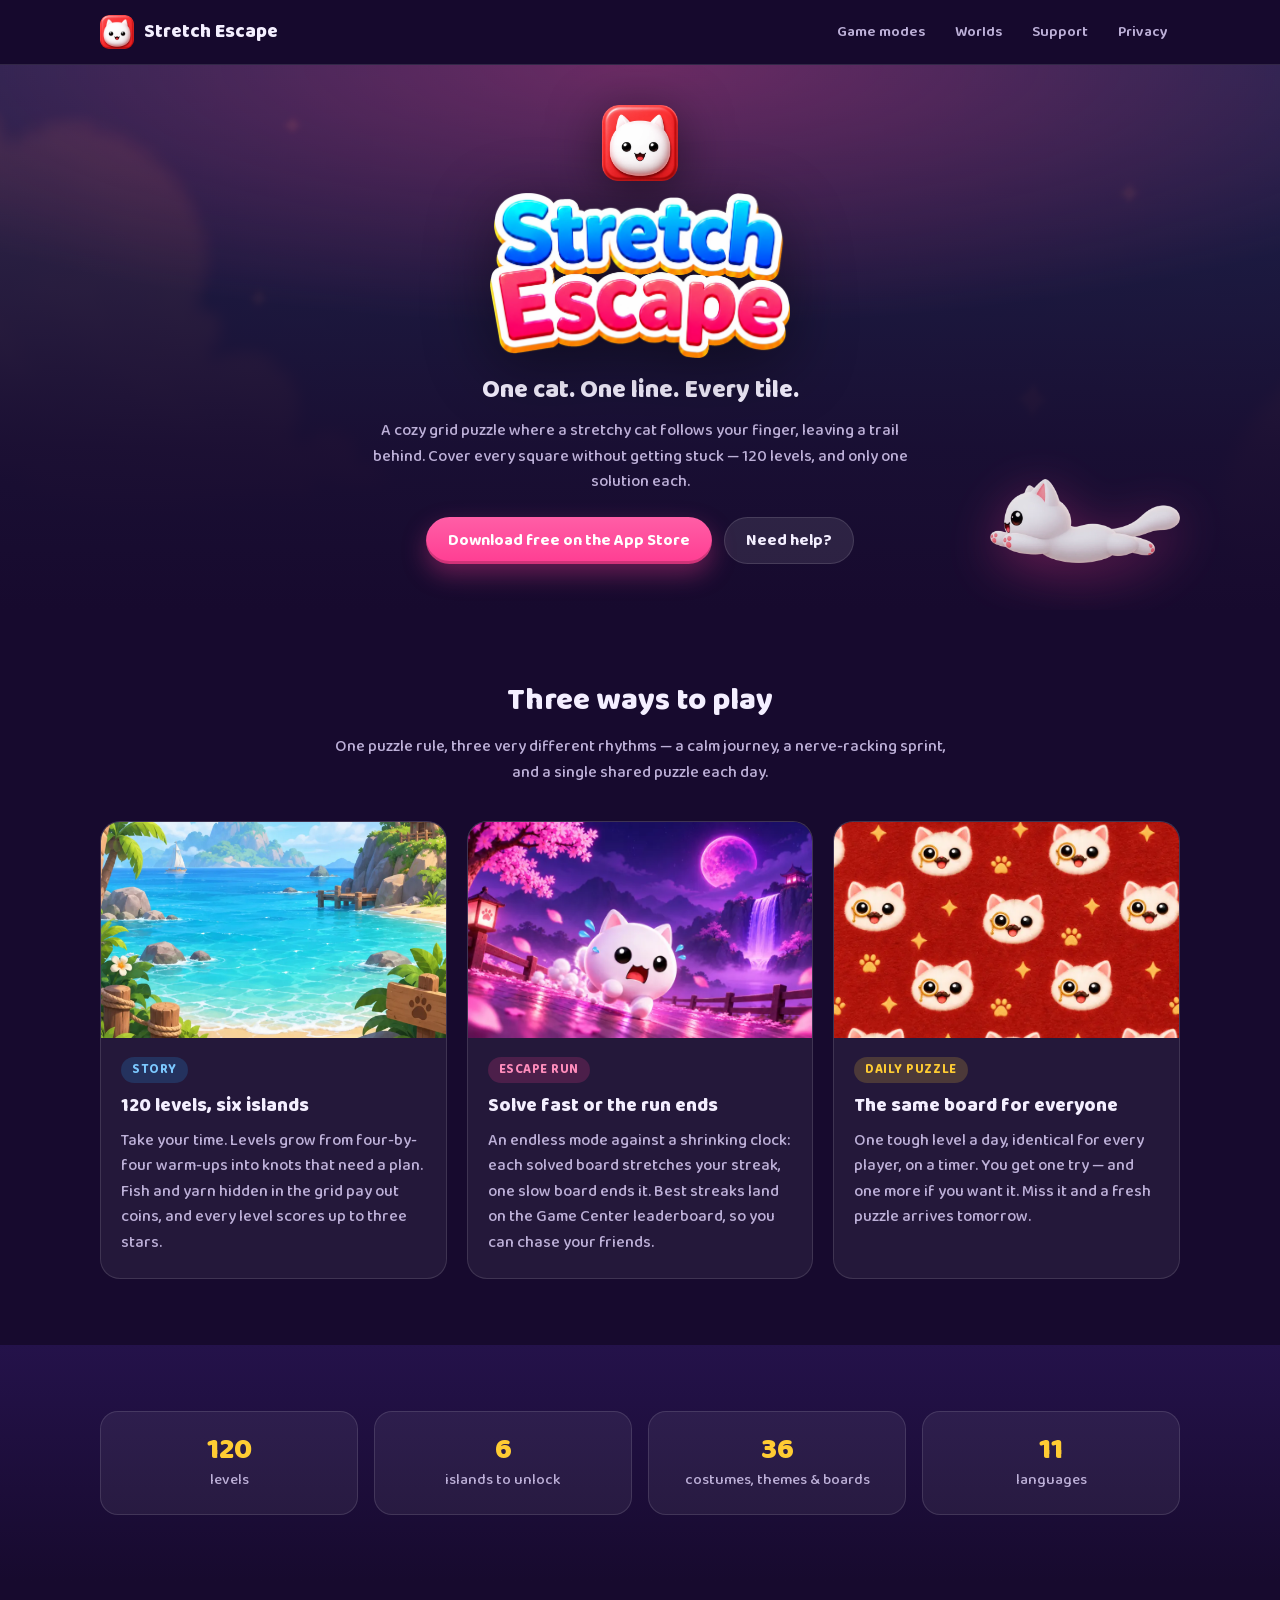
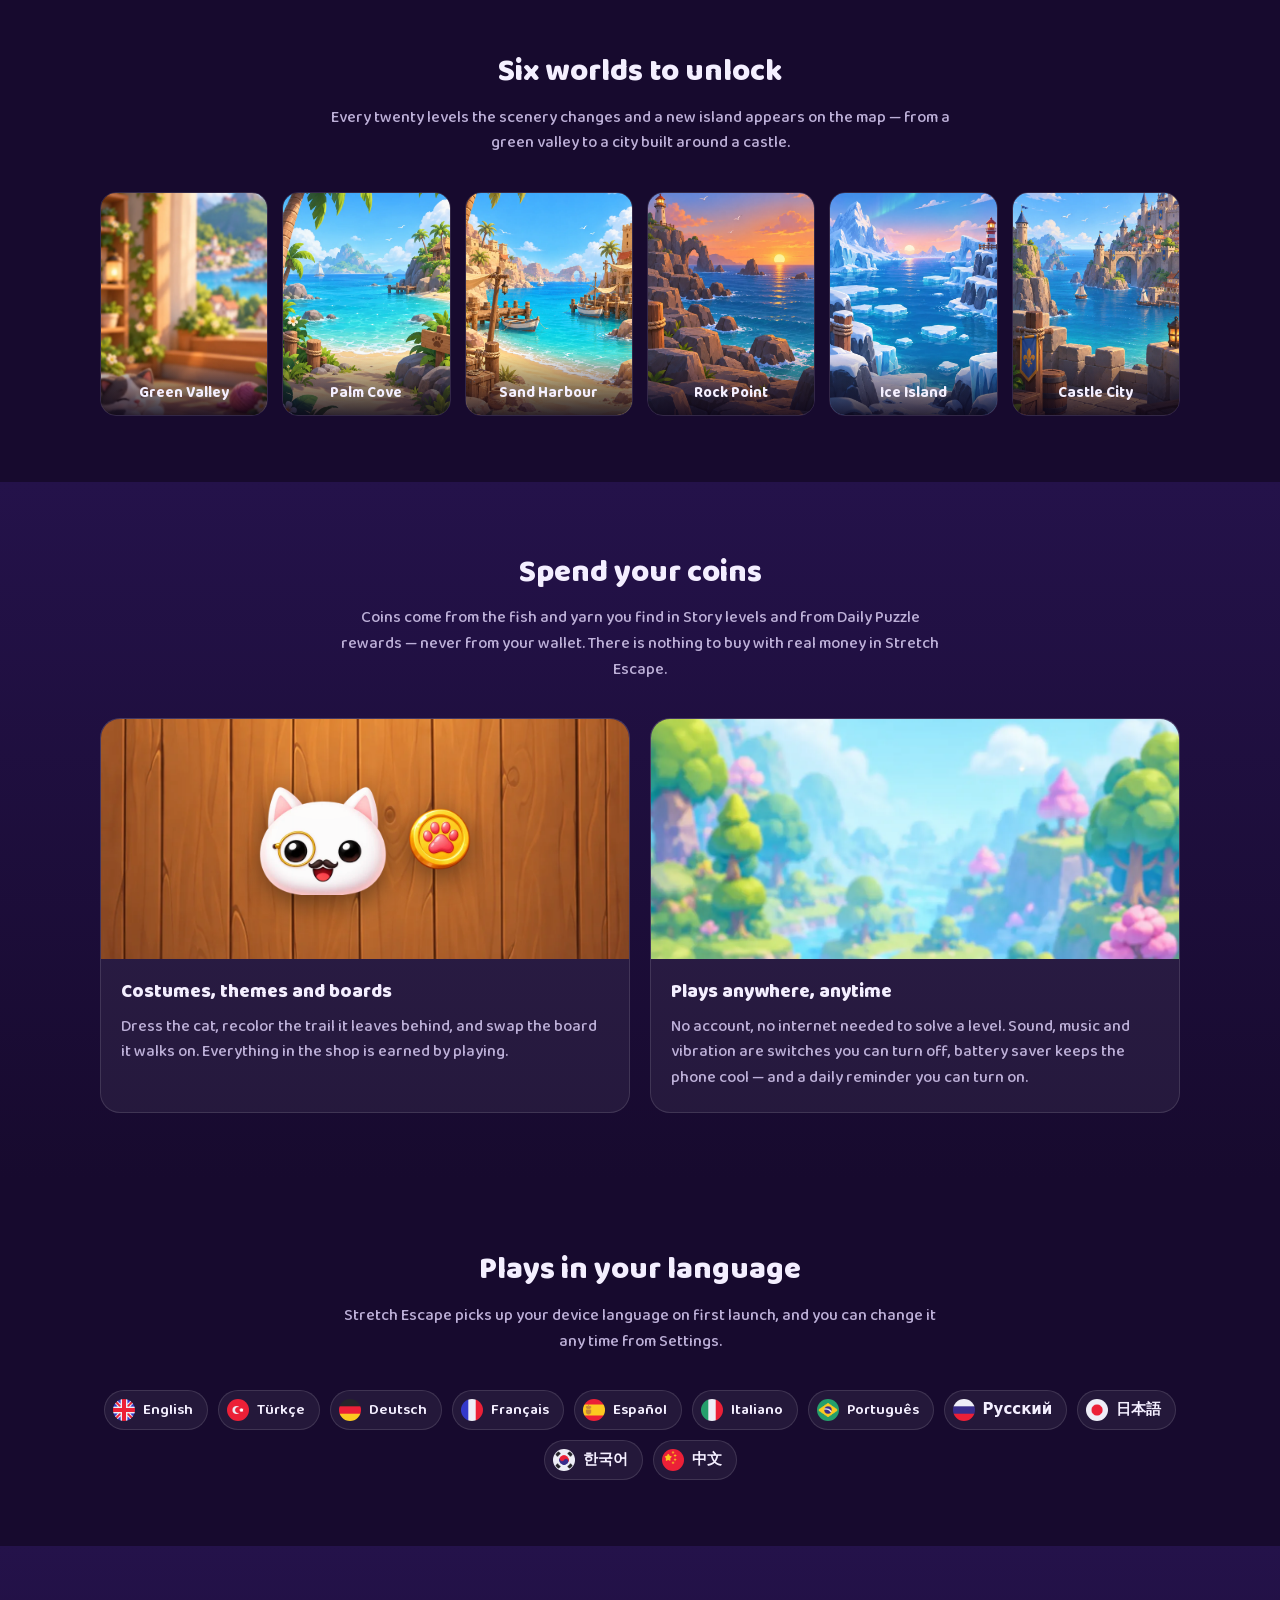
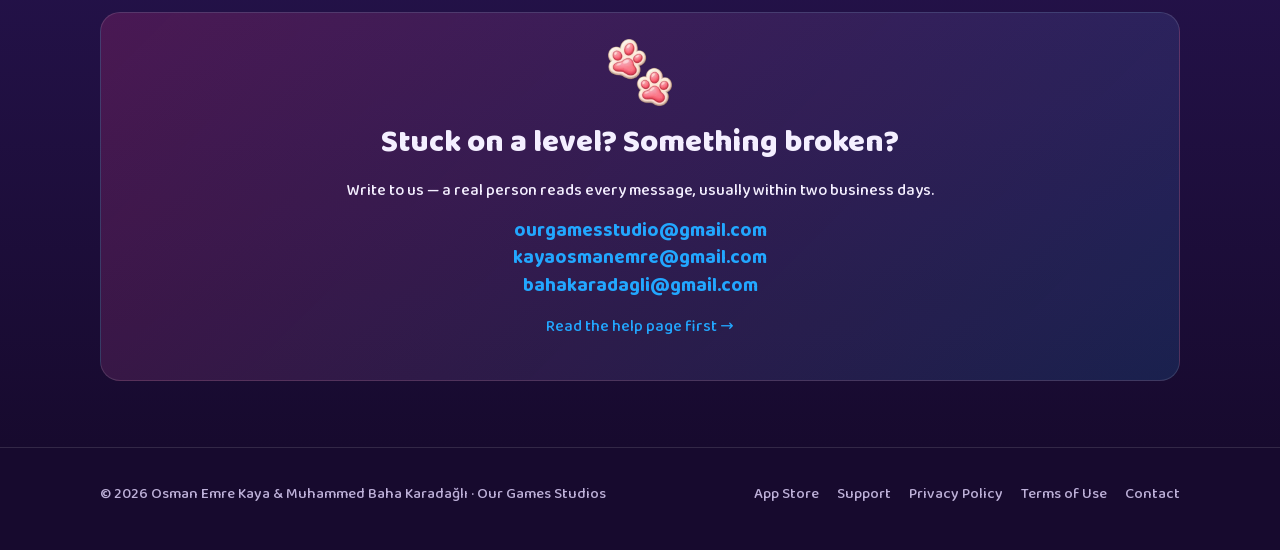
<file: index.html>
<!DOCTYPE html>
<html lang="en">
<head>
<meta charset="utf-8">
<meta name="viewport" content="width=device-width, initial-scale=1">
<title>Stretch Escape — the stretchy cat puzzle</title>
<meta name="description" content="Stretch Escape is a cozy grid puzzle game: guide a stretchy cat across every tile, unlock six islands, race the Escape Run and solve a new Daily Puzzle every day. Free on iPhone and iPad.">
<link rel="icon" href="assets/icon.png">
<link rel="apple-touch-icon" href="assets/icon.png">
<link rel="stylesheet" href="style.css">
<meta property="og:title" content="Stretch Escape — the stretchy cat puzzle">
<meta property="og:description" content="Guide a stretchy cat across every tile. 120 levels, six islands, an endless Escape Run and a new Daily Puzzle every day.">
<meta property="og:type" content="website">
<meta property="og:image" content="assets/rush-hero.webp">
<meta name="theme-color" content="#170a2e">
</head>
<body>

<header class="ust">
  <div class="kap">
    <a class="marka" href="index.html"><img src="assets/icon.png" alt="">Stretch Escape</a>
    <nav>
      <a href="#modlar">Game modes</a>
      <a href="#dunyalar">Worlds</a>
      <a href="support.html">Support</a>
      <a href="privacy.html">Privacy</a>
    </nav>
  </div>
</header>

<div class="hero">
  <div class="kap">
    <img class="ucan" src="assets/ucan-kedi.webp" alt="">
    <img class="hero-ikon" src="assets/icon.webp" alt="" width="512" height="512">
    <img class="hero-logo" src="assets/baslik.webp" alt="Stretch Escape" width="1213" height="667">
    <p class="slogan">One cat. One line. Every tile.</p>
    <p class="alt">A cozy grid puzzle where a stretchy cat follows your finger, leaving a trail behind.
      Cover every square without getting stuck — 120 levels, and only one solution each.</p>
    <div class="rozetler">
      <a class="dugme" href="https://apps.apple.com/app/id6809575376">Download free on the App Store</a>
      <a class="dugme sessiz" href="support.html">Need help?</a>
    </div>
  </div>
</div>

<section id="modlar">
  <div class="kap">
    <h2>Three ways to play</h2>
    <p class="bolum-alt">One puzzle rule, three very different rhythms — a calm journey, a nerve-racking sprint, and a single shared puzzle each day.</p>
    <div class="izgara">

      <article class="kart">
        <div class="gorsel"><img src="assets/bolge2.webp" alt="Sunny island beach from the Story mode"></div>
        <div class="govde">
          <span class="hap mavi">Story</span>
          <h3>120 levels, six islands</h3>
          <p>Take your time. Levels grow from four-by-four warm-ups into knots that need a plan.
            Fish and yarn hidden in the grid pay out coins, and every level scores up to three stars.</p>
        </div>
      </article>

      <article class="kart">
        <div class="gorsel"><img src="assets/rush-hero.webp" alt="The cat running under a pink moon in Escape Run"></div>
        <div class="govde">
          <span class="hap pembe">Escape Run</span>
          <h3>Solve fast or the run ends</h3>
          <p>An endless mode against a shrinking clock: each solved board stretches your streak,
            one slow board ends it. Best streaks land on the Game Center leaderboard, so you can chase your friends.</p>
        </div>
      </article>

      <article class="kart">
        <div class="gorsel"><img src="assets/gunluk-bg.webp" alt="The Daily Puzzle screen"></div>
        <div class="govde">
          <span class="hap sari">Daily Puzzle</span>
          <h3>The same board for everyone</h3>
          <p>One tough level a day, identical for every player, on a timer. You get one try —
            and one more if you want it. Miss it and a fresh puzzle arrives tomorrow.</p>
        </div>
      </article>

    </div>
  </div>
</section>

<section class="koyu">
  <div class="kap">
    <div class="sayilar">
      <div><b>120</b><span>levels</span></div>
      <div><b>6</b><span>islands to unlock</span></div>
      <div><b>36</b><span>costumes, themes &amp; boards</span></div>
      <div><b>11</b><span>languages</span></div>
    </div>
  </div>
</section>

<section id="dunyalar">
  <div class="kap">
    <h2>Six worlds to unlock</h2>
    <p class="bolum-alt">Every twenty levels the scenery changes and a new island appears on the map — from a green valley to a city built around a castle.</p>
    <div class="dunyalar">
      <figure><img src="assets/bolge1.webp" alt="Green Valley"><figcaption>Green Valley</figcaption></figure>
      <figure><img src="assets/bolge2.webp" alt="Palm Cove"><figcaption>Palm Cove</figcaption></figure>
      <figure><img src="assets/bolge3.webp" alt="Sand Harbour"><figcaption>Sand Harbour</figcaption></figure>
      <figure><img src="assets/bolge4.webp" alt="Rock Point"><figcaption>Rock Point</figcaption></figure>
      <figure><img src="assets/bolge5.webp" alt="Ice Island"><figcaption>Ice Island</figcaption></figure>
      <figure><img src="assets/bolge6.webp" alt="Castle City"><figcaption>Castle City</figcaption></figure>
    </div>
  </div>
</section>

<section class="koyu">
  <div class="kap">
    <h2>Spend your coins</h2>
    <p class="bolum-alt">Coins come from the fish and yarn you find in Story levels and from Daily Puzzle rewards — never from your wallet.
      There is nothing to buy with real money in Stretch Escape.</p>
    <div class="izgara">
      <article class="kart">
        <div class="gorsel dukkan">
          <img class="obje buyuk" src="assets/kedi-zeki.webp" alt="The cat wearing a monocle costume">
          <img class="obje" src="assets/coin.webp" alt="A coin earned in the game">
        </div>
        <div class="govde">
          <h3>Costumes, themes and boards</h3>
          <p>Dress the cat, recolor the trail it leaves behind, and swap the board it walks on.
            Everything in the shop is earned by playing.</p>
        </div>
      </article>
      <article class="kart">
        <div class="gorsel"><img src="assets/arkaplan.webp" alt="A bright valley from the game"></div>
        <div class="govde">
          <h3>Plays anywhere, anytime</h3>
          <p>No account, no internet needed to solve a level. Sound, music and vibration are switches you can
            turn off, battery saver keeps the phone cool — and a daily reminder you can turn on.</p>
        </div>
      </article>
    </div>
  </div>
</section>

<section>
  <div class="kap">
    <h2>Plays in your language</h2>
    <p class="bolum-alt">Stretch Escape picks up your device language on first launch, and you can change it any time from Settings.</p>
    <div class="diller">
      <span><img src="assets/bayraklar/GB.png" alt="">English</span>
      <span><img src="assets/bayraklar/TR.png" alt="">Türkçe</span>
      <span><img src="assets/bayraklar/DE.png" alt="">Deutsch</span>
      <span><img src="assets/bayraklar/FR.png" alt="">Français</span>
      <span><img src="assets/bayraklar/ES.png" alt="">Español</span>
      <span><img src="assets/bayraklar/IT.png" alt="">Italiano</span>
      <span><img src="assets/bayraklar/BR.png" alt="">Português</span>
      <span><img src="assets/bayraklar/RU.png" alt="">Русский</span>
      <span><img src="assets/bayraklar/JP.png" alt="">日本語</span>
      <span><img src="assets/bayraklar/KR.png" alt="">한국어</span>
      <span><img src="assets/bayraklar/CN.png" alt="">中文</span>
    </div>
  </div>
</section>

<section class="koyu">
  <div class="kap">
    <div class="kutu">
      <img src="assets/harita-pati.webp" alt="" style="width:64px;margin:0 auto 12px">
      <h2 style="margin-bottom:10px">Stuck on a level? Something broken?</h2>
      <p>Write to us — a real person reads every message, usually within two business days.</p>
      <p class="eposta"><a href="mailto:ourgamesstudio@gmail.com">ourgamesstudio@gmail.com</a><a href="mailto:kayaosmanemre@gmail.com">kayaosmanemre@gmail.com</a><a href="mailto:bahakaradagli@gmail.com">bahakaradagli@gmail.com</a></p>
      <p style="margin-top:14px"><a href="support.html">Read the help page first →</a></p>
    </div>
  </div>
</section>

<footer>
  <div class="kap">
    <span>© 2026 Osman Emre Kaya &amp; Muhammed Baha Karadağlı · Our Games Studios</span>
    <nav>
      <a href="https://apps.apple.com/app/id6809575376">App Store</a>
      <a href="support.html">Support</a>
      <a href="privacy.html">Privacy Policy</a>
      <a href="terms.html">Terms of Use</a>
      <a href="mailto:ourgamesstudio@gmail.com,kayaosmanemre@gmail.com,bahakaradagli@gmail.com">Contact</a>
    </nav>
  </div>
</footer>

</body>
</html>
</file>
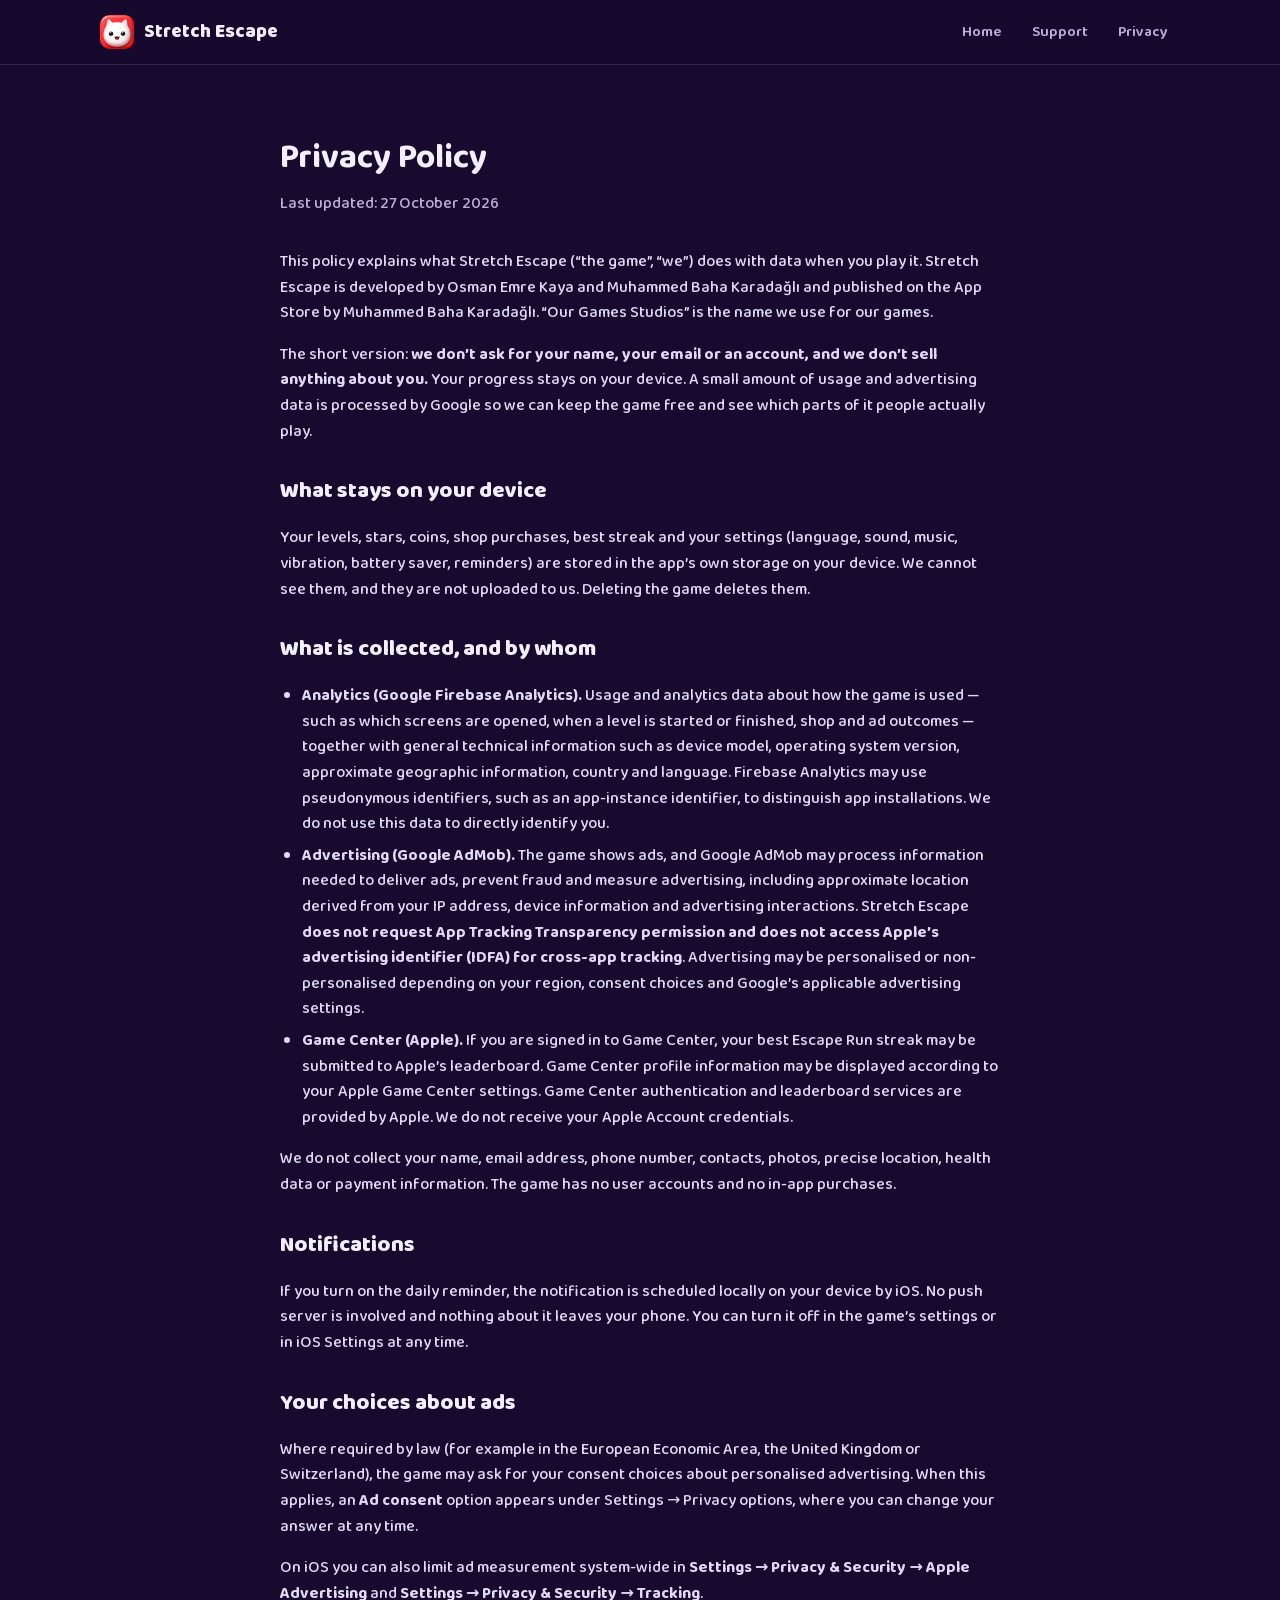
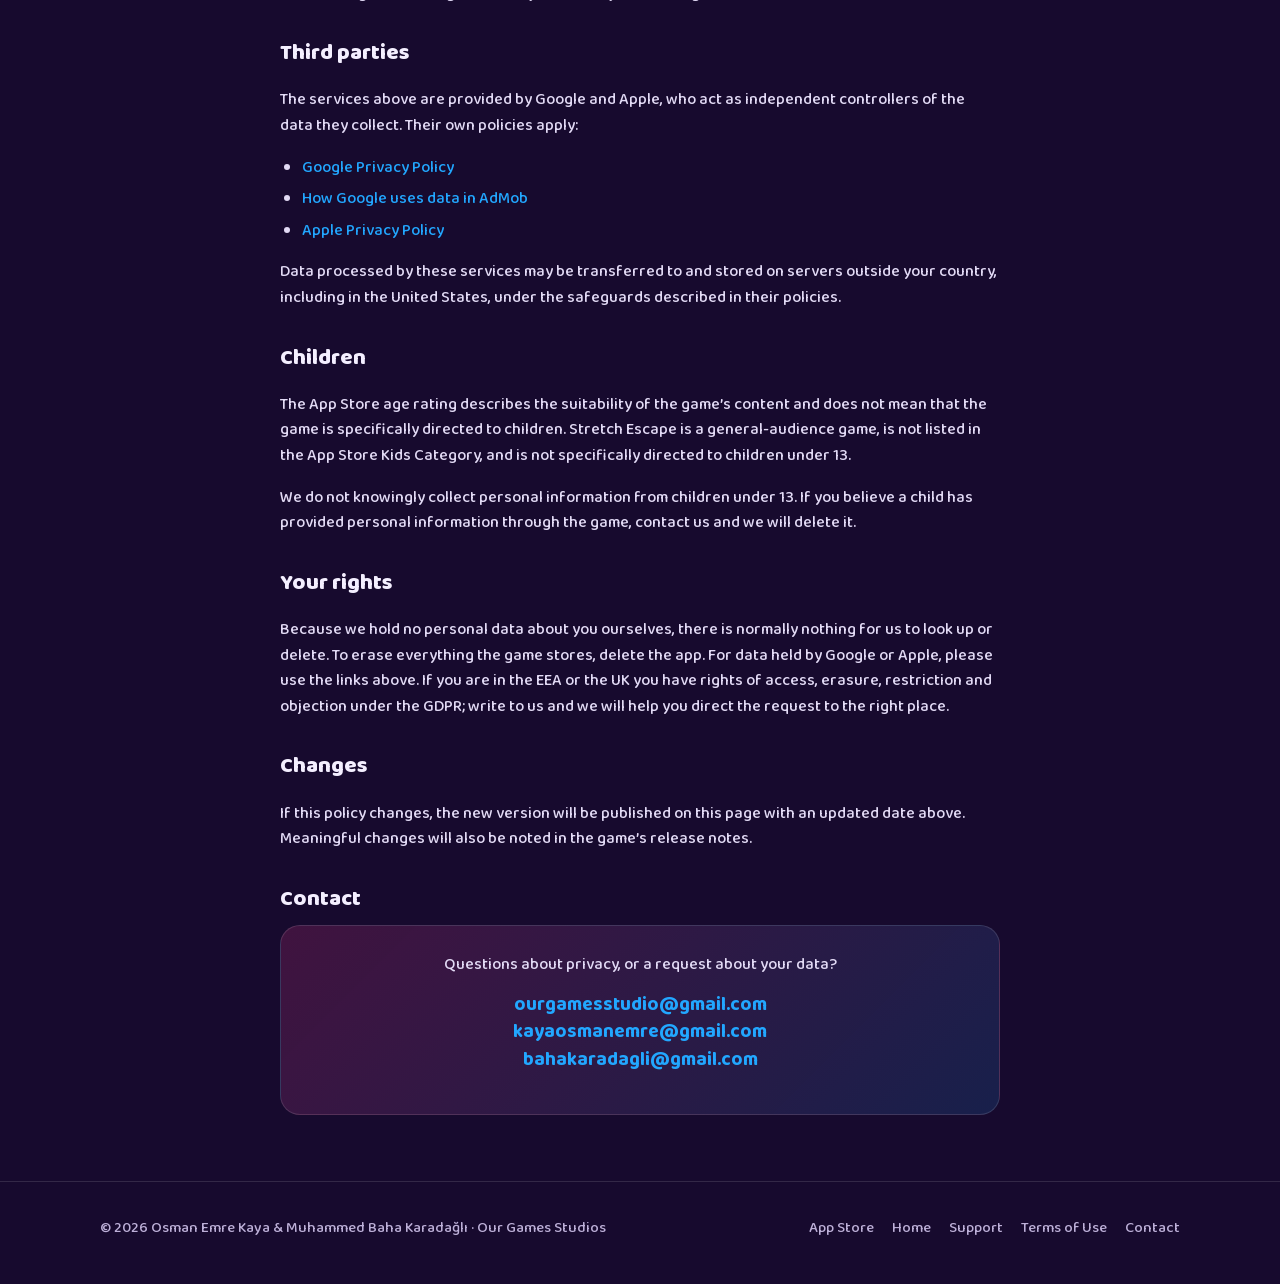
<file: privacy.html>
<!DOCTYPE html>
<html lang="en">
<head>
<meta charset="utf-8">
<meta name="viewport" content="width=device-width, initial-scale=1">
<title>Privacy Policy — Stretch Escape</title>
<meta name="description" content="How the Stretch Escape puzzle game handles your data.">
<link rel="icon" href="assets/icon.png">
<link rel="apple-touch-icon" href="assets/icon.png">
<link rel="stylesheet" href="style.css">
<meta name="theme-color" content="#170a2e">
</head>
<body>

<header class="ust">
  <div class="kap">
    <a class="marka" href="index.html"><img src="assets/icon.png" alt="">Stretch Escape</a>
    <nav>
      <a href="index.html">Home</a>
      <a href="support.html">Support</a>
      <a href="privacy.html">Privacy</a>
    </nav>
  </div>
</header>

<section>
  <div class="kap metin">
    <h1>Privacy Policy</h1>
    <p class="tarih">Last updated: 27 October 2026</p>

    <p>This policy explains what Stretch Escape (“the game”, “we”) does with data when you play it.
      Stretch Escape is developed by Osman Emre Kaya and Muhammed Baha Karadağlı and published on the App Store
      by Muhammed Baha Karadağlı. “Our Games Studios” is the name we use for our games.</p>

    <p>The short version: <b>we don’t ask for your name, your email or an account, and we don’t sell anything about you.</b>
      Your progress stays on your device. A small amount of usage and advertising data is processed by Google so we can
      keep the game free and see which parts of it people actually play.</p>

    <h2>What stays on your device</h2>
    <p>Your levels, stars, coins, shop purchases, best streak and your settings (language, sound, music, vibration, battery saver, reminders)
      are stored in the app’s own storage on your device. We cannot see them, and they are not uploaded to us.
      Deleting the game deletes them.</p>

    <h2>What is collected, and by whom</h2>
    <ul>
      <li><b>Analytics (Google Firebase Analytics).</b> Usage and analytics data about how the game is used — such as which
        screens are opened, when a level is started or finished, shop and ad outcomes — together with general technical
        information such as device model, operating system version, approximate geographic information, country and language.
        Firebase Analytics may use pseudonymous identifiers, such as an app-instance identifier, to distinguish app installations.
        We do not use this data to directly identify you.</li>
      <li><b>Advertising (Google AdMob).</b> The game shows ads, and Google AdMob may process information needed to deliver ads,
        prevent fraud and measure advertising, including approximate location derived from your IP address, device information
        and advertising interactions. Stretch Escape <b>does not request App Tracking Transparency permission and does not access
        Apple’s advertising identifier (IDFA) for cross-app tracking</b>. Advertising may be personalised or non-personalised
        depending on your region, consent choices and Google’s applicable advertising settings.</li>
      <li><b>Game Center (Apple).</b> If you are signed in to Game Center, your best Escape Run streak may be submitted to Apple’s
        leaderboard. Game Center profile information may be displayed according to your Apple Game Center settings.
        Game Center authentication and leaderboard services are provided by Apple. We do not receive your Apple Account
        credentials.</li>
    </ul>

    <p>We do not collect your name, email address, phone number, contacts, photos, precise location, health data or payment
      information. The game has no user accounts and no in-app purchases.</p>

    <h2>Notifications</h2>
    <p>If you turn on the daily reminder, the notification is scheduled locally on your device by iOS.
      No push server is involved and nothing about it leaves your phone. You can turn it off in the game’s settings
      or in iOS Settings at any time.</p>

    <h2>Your choices about ads</h2>
    <p>Where required by law (for example in the European Economic Area, the United Kingdom or Switzerland), the game may
      ask for your consent choices about personalised advertising. When this applies, an <b>Ad consent</b> option appears
      under Settings → Privacy options, where you can change your answer at any time.</p>
    <p>On iOS you can also limit ad measurement system-wide in <b>Settings → Privacy &amp; Security → Apple Advertising</b>
      and <b>Settings → Privacy &amp; Security → Tracking</b>.</p>

    <h2>Third parties</h2>
    <p>The services above are provided by Google and Apple, who act as independent controllers of the data they collect.
      Their own policies apply:</p>
    <ul>
      <li><a href="https://policies.google.com/privacy" rel="noopener">Google Privacy Policy</a></li>
      <li><a href="https://support.google.com/admob/answer/6128543" rel="noopener">How Google uses data in AdMob</a></li>
      <li><a href="https://www.apple.com/legal/privacy/" rel="noopener">Apple Privacy Policy</a></li>
    </ul>
    <p>Data processed by these services may be transferred to and stored on servers outside your country, including in the
      United States, under the safeguards described in their policies.</p>

    <h2>Children</h2>
    <p>The App Store age rating describes the suitability of the game’s content and does not mean that the game is specifically
      directed to children. Stretch Escape is a general-audience game, is not listed in the App Store Kids Category, and is not
      specifically directed to children under 13.</p>
    <p>We do not knowingly collect personal information from children under 13. If you believe a child has provided personal
      information through the game, contact us and we will delete it.</p>

    <h2>Your rights</h2>
    <p>Because we hold no personal data about you ourselves, there is normally nothing for us to look up or delete.
      To erase everything the game stores, delete the app.
      For data held by Google or Apple, please use the links above. If you are in the EEA or the UK you have rights of access,
      erasure, restriction and objection under the GDPR; write to us and we will help you direct the request to the right place.</p>

    <h2>Changes</h2>
    <p>If this policy changes, the new version will be published on this page with an updated date above.
      Meaningful changes will also be noted in the game’s release notes.</p>

    <h2>Contact</h2>
    <div class="kutu">
      <p>Questions about privacy, or a request about your data?</p>
      <p class="eposta"><a href="mailto:ourgamesstudio@gmail.com?subject=Stretch%20Escape%20privacy">ourgamesstudio@gmail.com</a><a href="mailto:kayaosmanemre@gmail.com?subject=Stretch%20Escape%20privacy">kayaosmanemre@gmail.com</a><a href="mailto:bahakaradagli@gmail.com?subject=Stretch%20Escape%20privacy">bahakaradagli@gmail.com</a></p>
    </div>
  </div>
</section>

<footer>
  <div class="kap">
    <span>© 2026 Osman Emre Kaya &amp; Muhammed Baha Karadağlı · Our Games Studios</span>
    <nav>
      <a href="https://apps.apple.com/app/id6809575376">App Store</a>
      <a href="index.html">Home</a>
      <a href="support.html">Support</a>
      <a href="terms.html">Terms of Use</a>
      <a href="mailto:ourgamesstudio@gmail.com,kayaosmanemre@gmail.com,bahakaradagli@gmail.com">Contact</a>
    </nav>
  </div>
</footer>

</body>
</html>
</file>
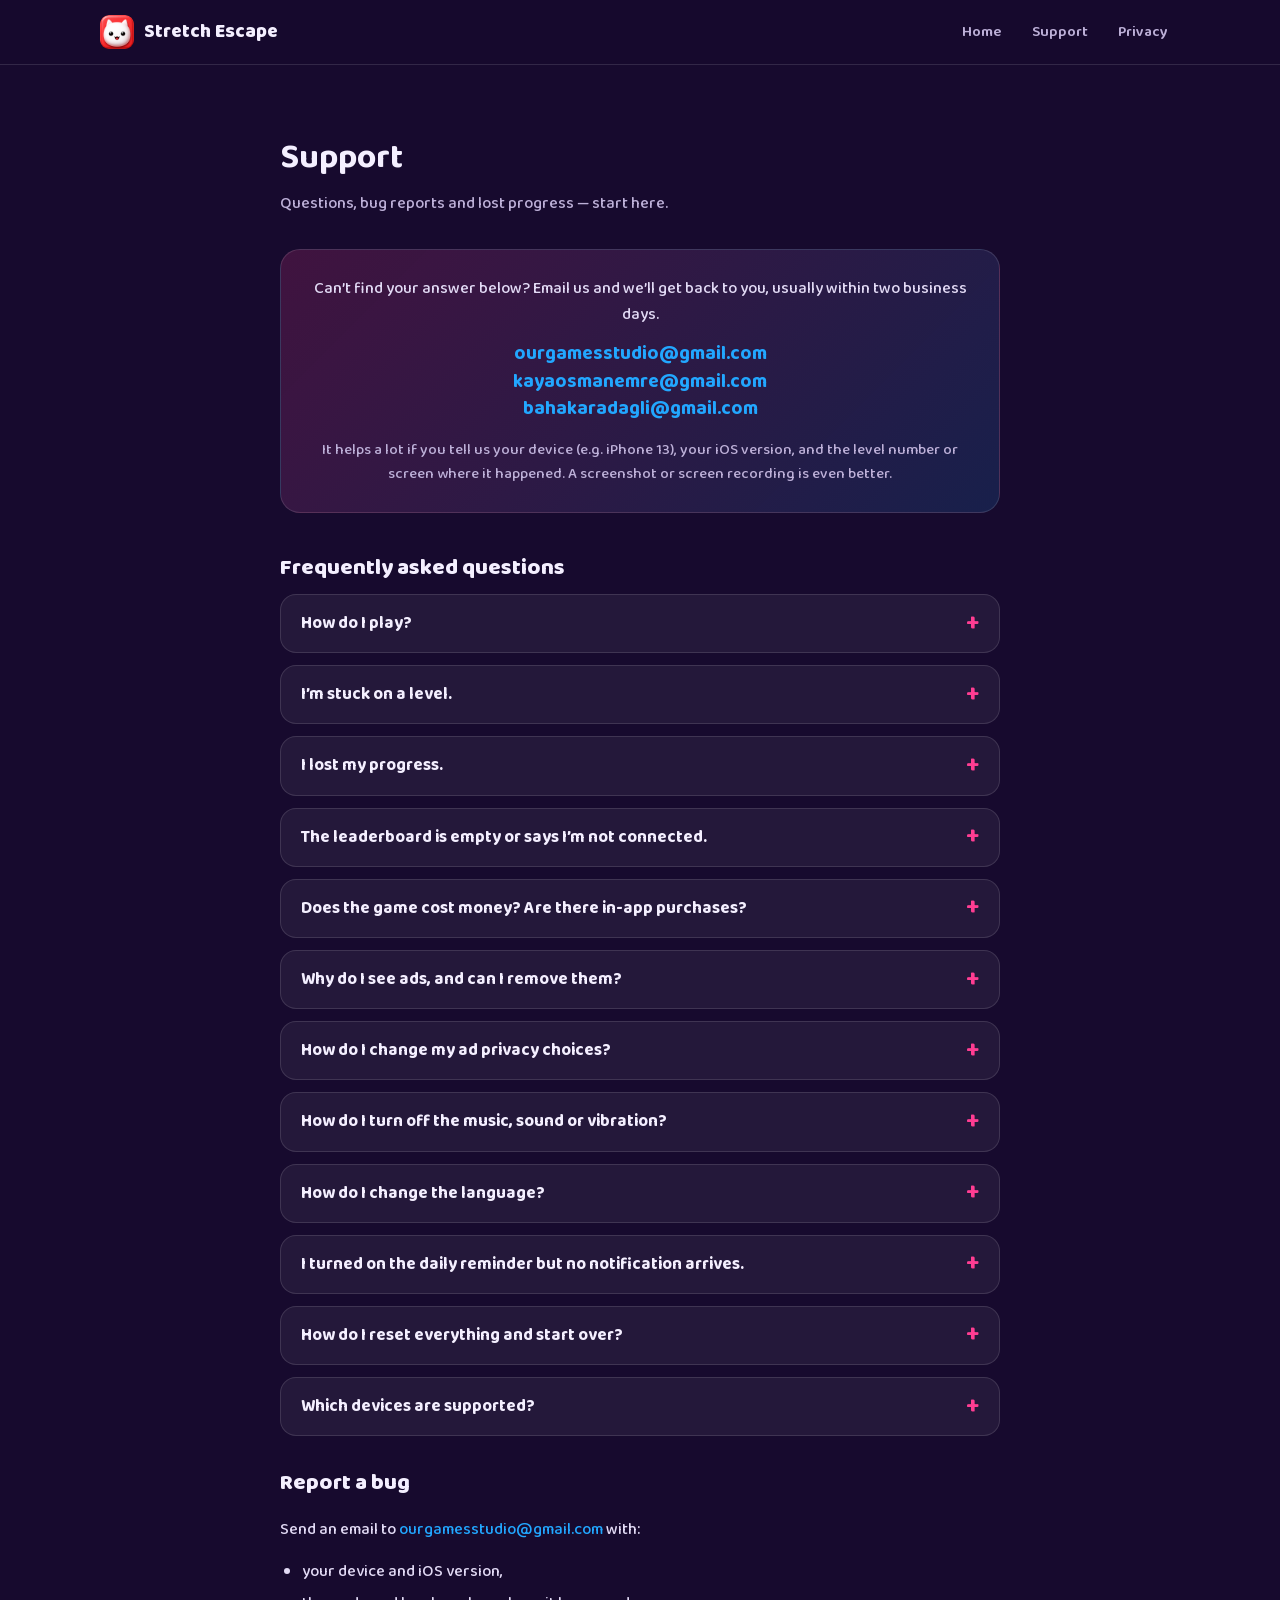
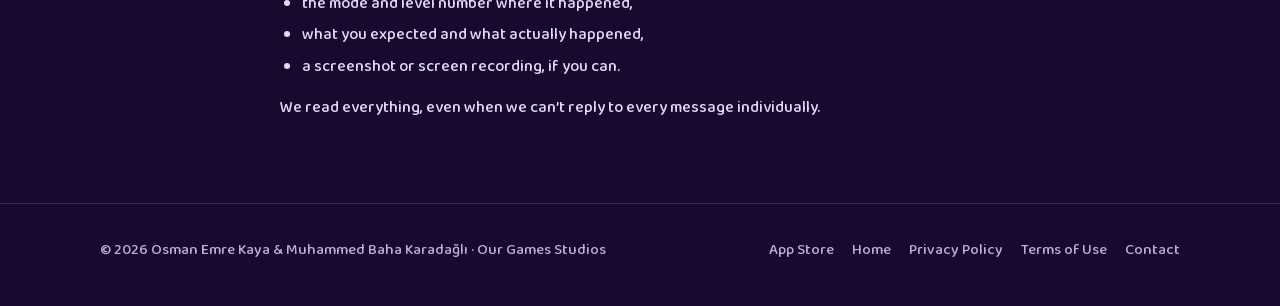
<file: support.html>
<!DOCTYPE html>
<html lang="en">
<head>
<meta charset="utf-8">
<meta name="viewport" content="width=device-width, initial-scale=1">
<title>Support — Stretch Escape</title>
<meta name="description" content="Help, frequently asked questions and contact details for the Stretch Escape puzzle game.">
<link rel="icon" href="assets/icon.png">
<link rel="apple-touch-icon" href="assets/icon.png">
<link rel="stylesheet" href="style.css">
<meta name="theme-color" content="#170a2e">
</head>
<body>

<header class="ust">
  <div class="kap">
    <a class="marka" href="index.html"><img src="assets/icon.png" alt="">Stretch Escape</a>
    <nav>
      <a href="index.html">Home</a>
      <a href="support.html">Support</a>
      <a href="privacy.html">Privacy</a>
    </nav>
  </div>
</header>

<section>
  <div class="kap metin">
    <h1>Support</h1>
    <p class="tarih">Questions, bug reports and lost progress — start here.</p>

    <div class="kutu" style="margin-bottom:38px">
      <p>Can’t find your answer below? Email us and we’ll get back to you, usually within two business days.</p>
      <p class="eposta"><a href="mailto:ourgamesstudio@gmail.com?subject=Stretch%20Escape%20support">ourgamesstudio@gmail.com</a><a href="mailto:kayaosmanemre@gmail.com?subject=Stretch%20Escape%20support">kayaosmanemre@gmail.com</a><a href="mailto:bahakaradagli@gmail.com?subject=Stretch%20Escape%20support">bahakaradagli@gmail.com</a></p>
      <p style="margin:14px 0 0;font-size:15px;color:var(--yazi-sonuk)">
        It helps a lot if you tell us your device (e.g. iPhone 13), your iOS version, and the level number or screen where it happened.
        A screenshot or screen recording is even better.</p>
    </div>

    <h2>Frequently asked questions</h2>

    <details class="sss">
      <summary>How do I play?</summary>
      <div class="icerik">
        <p>Drag your finger from the cat. It stretches along the grid and leaves a trail behind it.
          You win the level when the trail covers <b>every single tile</b> — no gaps, no crossing your own trail,
          no walking through walls.</p>
        <p>Every level has exactly one solution. If you paint yourself into a corner, tap the restart arrow and try a different route.</p>
      </div>
    </details>

    <details class="sss">
      <summary>I’m stuck on a level.</summary>
      <div class="icerik">
        <p>Tap the <b>?</b> button during a level for a hint — it shows you the next move. Hints are free in Story mode.</p>
        <p>They’re switched off in the Daily Puzzle and in Escape Run on purpose: those modes are meant to be a single honest attempt.</p>
        <p>If you think a level genuinely cannot be solved, email us the level number and we’ll check it ourselves.</p>
      </div>
    </details>

    <details class="sss">
      <summary>I lost my progress.</summary>
      <div class="icerik">
        <p>Progress, coins and the things you bought in the shop are stored <b>on your device</b>, not on a server.
          They survive app updates, but they are removed if you delete the app or reset the device.</p>
        <p>Deleting the app and reinstalling it will start you from level 1. If your progress disappeared without you deleting anything,
          write to us with your device model and roughly when it happened — that’s a bug and we want to hear about it.</p>
      </div>
    </details>

    <details class="sss">
      <summary>The leaderboard is empty or says I’m not connected.</summary>
      <div class="icerik">
        <p>The Escape Run leaderboard runs on Apple’s Game Center. If you’re not signed in, the board has nothing to show.</p>
        <p>Open the iOS <b>Settings</b> app → <b>Game Center</b>, sign in with your Apple Account, then reopen Stretch Escape.
          Your best streak is submitted automatically after that.</p>
        <p>The “Friends” tab only shows people who are your Game Center friends and who have played Escape Run.</p>
      </div>
    </details>

    <details class="sss">
      <summary>Does the game cost money? Are there in-app purchases?</summary>
      <div class="icerik">
        <p>Stretch Escape is free, and there is <b>nothing to buy with real money</b> — no in-app purchases and no subscription.</p>
        <p>Coins are earned by finding fish and yarn inside Story levels and by finishing Daily Puzzles. Everything in the shop is paid for with those coins.</p>
      </div>
    </details>

    <details class="sss">
      <summary>Why do I see ads, and can I remove them?</summary>
      <div class="icerik">
        <p>Ads are what keep the game free. There is a short ad between Story levels from time to time, and there are optional
          <b>rewarded</b> ads you can choose to watch — for a second attempt at the Daily Puzzle, or to continue an Escape Run.</p>
        <p>Rewarded ads are never forced: skipping one only means you don’t get that particular bonus.</p>
        <p>There is currently no paid option to remove ads.</p>
      </div>
    </details>

    <details class="sss">
      <summary>How do I change my ad privacy choices?</summary>
      <div class="icerik">
        <p>Where required by law (for example in the EU, the UK and Switzerland), the game may ask for your consent choices about
          personalised advertising. When this applies, a <b>Privacy options</b> row appears in <b>Settings</b> inside the game,
          where you can change your answer at any time.</p>
        <p>Stretch Escape does not ask for permission to track you across other apps and websites, and does not use the advertising identifier (IDFA).</p>
      </div>
    </details>

    <details class="sss">
      <summary>How do I turn off the music, sound or vibration?</summary>
      <div class="icerik">
        <p>Open <b>Settings</b> from the top-right corner of the main menu. Music, sound effects, vibration, battery saver and the daily reminder
          each have their own switch, and your choices are remembered.</p>
      </div>
    </details>

    <details class="sss">
      <summary>How do I change the language?</summary>
      <div class="icerik">
        <p>The game follows your device language the first time it starts. To pick a different one, open <b>Settings</b> inside the game and choose from the language list.</p>
        <p>Stretch Escape is available in English, Turkish, German, French, Spanish, Italian, Portuguese, Russian, Japanese, Korean and Chinese.</p>
      </div>
    </details>

    <details class="sss">
      <summary>I turned on the daily reminder but no notification arrives.</summary>
      <div class="icerik">
        <p>Notifications also need permission from iOS. Open the iOS <b>Settings</b> app → <b>Notifications</b> → <b>Stretch Escape</b>
          and make sure “Allow Notifications” is on. Focus modes and Low Power Mode can delay reminders too.</p>
      </div>
    </details>

    <details class="sss">
      <summary>How do I reset everything and start over?</summary>
      <div class="icerik">
        <p>There is no reset button inside the game. To start over from level 1, delete the app and install it again.
          This clears your levels, stars, coins and shop items, and it cannot be undone. Your Game Center best streak lives with Apple and is not affected.</p>
      </div>
    </details>

    <details class="sss">
      <summary>Which devices are supported?</summary>
      <div class="icerik">
        <p>Stretch Escape runs on iPhone and iPad. Phones play in portrait; iPad can be held either way.
          If the game runs slowly on an older device, turning off vibration and reducing motion in iOS Settings → Accessibility helps.</p>
      </div>
    </details>

    <h2>Report a bug</h2>
    <p>Send an email to <a href="mailto:ourgamesstudio@gmail.com,kayaosmanemre@gmail.com,bahakaradagli@gmail.com?subject=Stretch%20Escape%20bug%20report">ourgamesstudio@gmail.com</a> with:</p>
    <ul>
      <li>your device and iOS version,</li>
      <li>the mode and level number where it happened,</li>
      <li>what you expected and what actually happened,</li>
      <li>a screenshot or screen recording, if you can.</li>
    </ul>
    <p>We read everything, even when we can’t reply to every message individually.</p>
  </div>
</section>

<footer>
  <div class="kap">
    <span>© 2026 Osman Emre Kaya &amp; Muhammed Baha Karadağlı · Our Games Studios</span>
    <nav>
      <a href="https://apps.apple.com/app/id6809575376">App Store</a>
      <a href="index.html">Home</a>
      <a href="privacy.html">Privacy Policy</a>
      <a href="terms.html">Terms of Use</a>
      <a href="mailto:ourgamesstudio@gmail.com,kayaosmanemre@gmail.com,bahakaradagli@gmail.com">Contact</a>
    </nav>
  </div>
</footer>

</body>
</html>
</file>
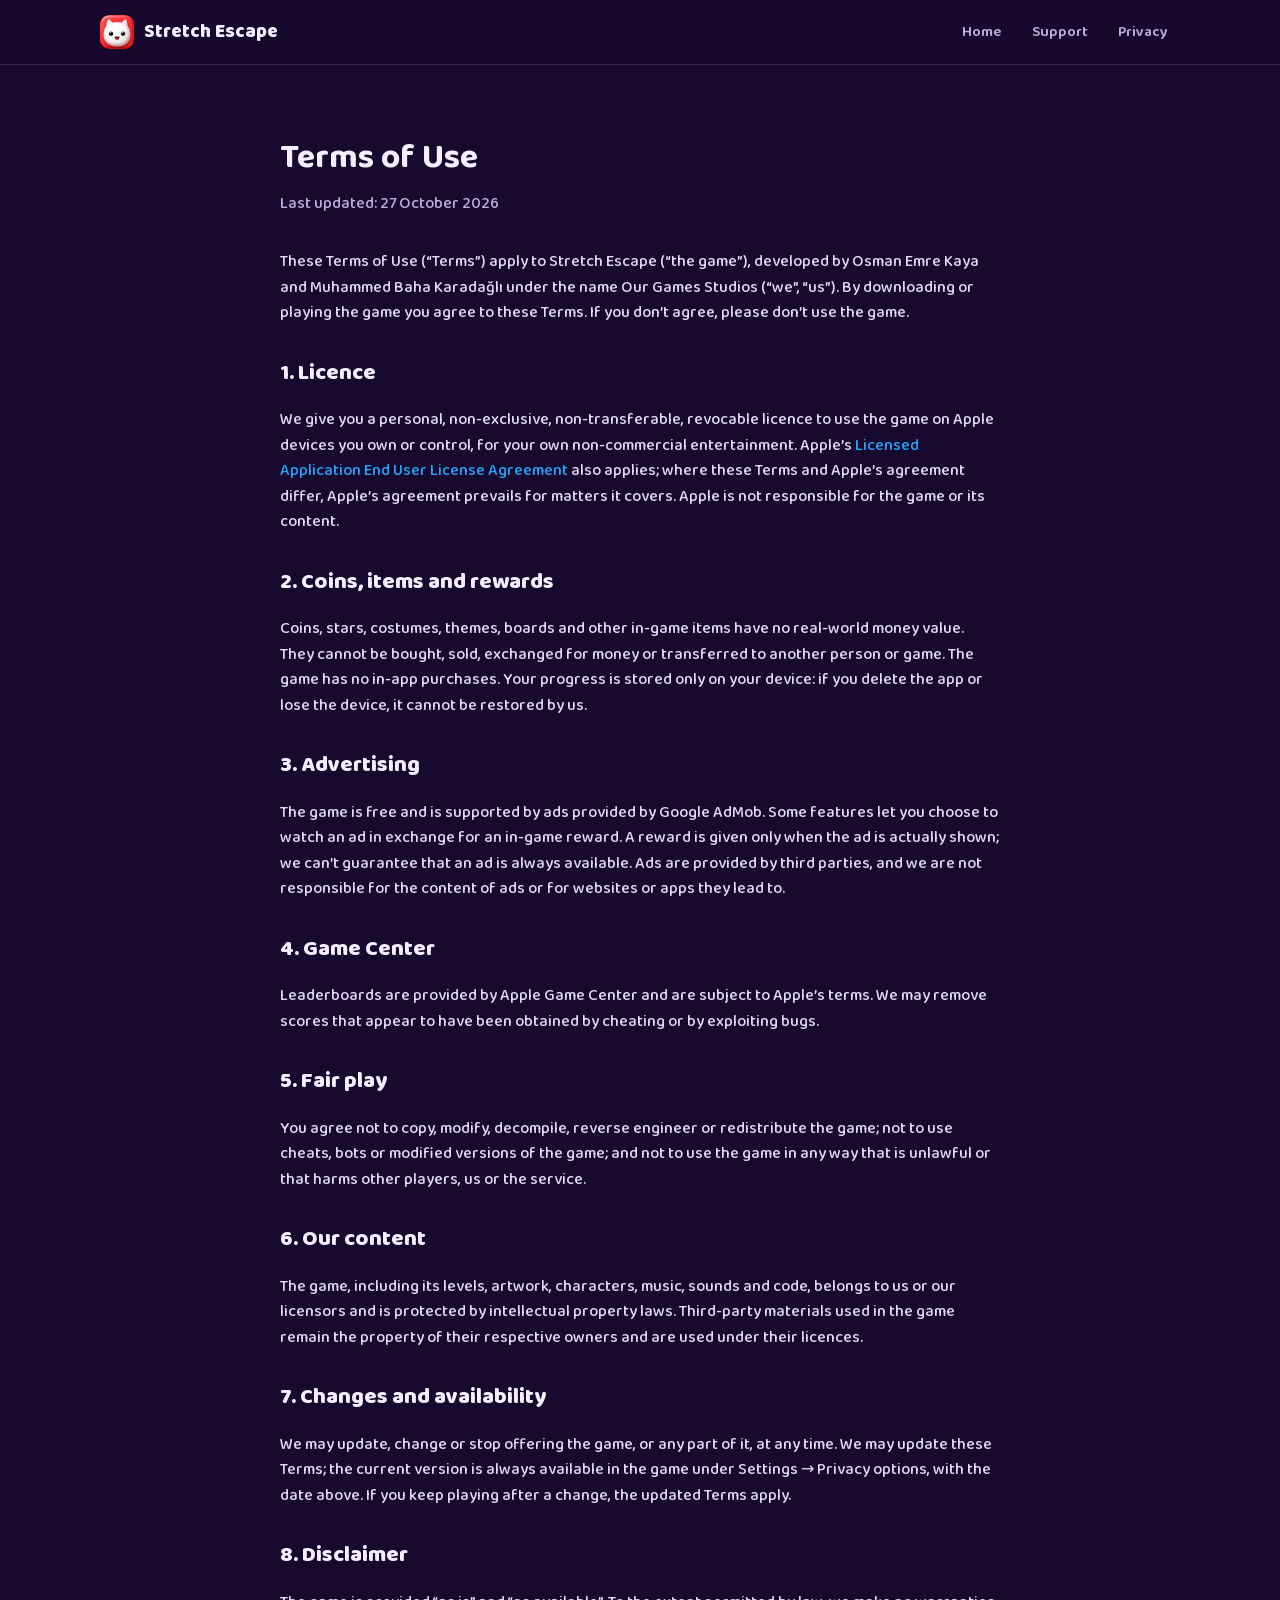
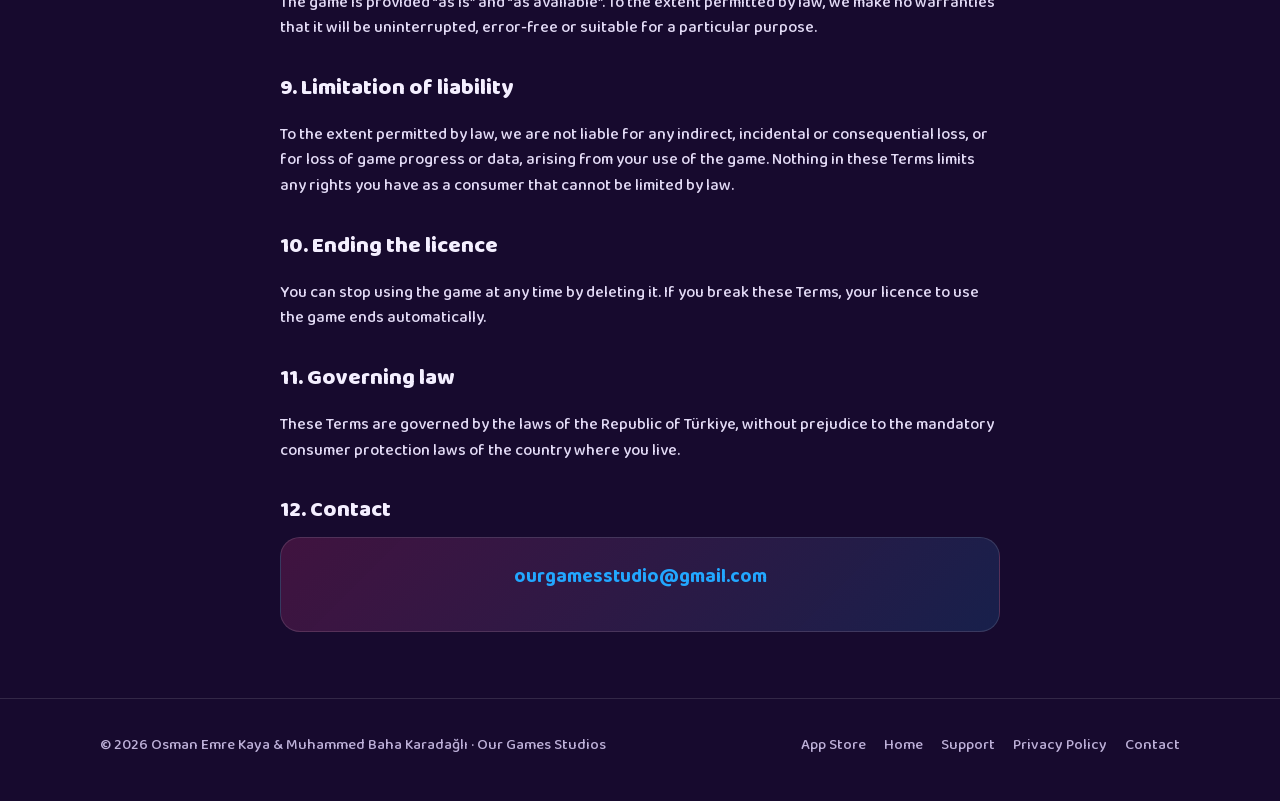
<file: terms.html>
<!DOCTYPE html>
<html lang="en">
<head>
<meta charset="utf-8">
<meta name="viewport" content="width=device-width, initial-scale=1">
<title>Terms of Use — Stretch Escape</title>
<meta name="description" content="Terms of use for the Stretch Escape puzzle game.">
<link rel="icon" href="assets/icon.png">
<link rel="apple-touch-icon" href="assets/icon.png">
<link rel="stylesheet" href="style.css">
<meta name="theme-color" content="#170a2e">
</head>
<body>

<header class="ust">
  <div class="kap">
    <a class="marka" href="index.html"><img src="assets/icon.png" alt="">Stretch Escape</a>
    <nav>
      <a href="index.html">Home</a>
      <a href="support.html">Support</a>
      <a href="privacy.html">Privacy</a>
    </nav>
  </div>
</header>

<section>
  <div class="kap metin">
    <h1>Terms of Use</h1>
    <p class="tarih">Last updated: 27 October 2026</p>

    <p>These Terms of Use (“Terms”) apply to Stretch Escape (“the game”), developed by Osman Emre Kaya and Muhammed Baha
    Karadağlı under the name Our Games Studios (“we”, “us”). By downloading or playing the game you agree to these Terms.
    If you don’t agree, please don’t use the game.</p>
    <h2>1. Licence</h2>
    <p>We give you a personal, non-exclusive, non-transferable, revocable licence to use the game on Apple devices you own
    or control, for your own non-commercial entertainment. Apple’s
    <a href="https://www.apple.com/legal/internet-services/itunes/dev/stdeula/" target="_blank">Licensed Application End
    User License Agreement</a> also applies; where these Terms and Apple’s agreement differ, Apple’s agreement prevails
    for matters it covers. Apple is not responsible for the game or its content.</p>
    <h2>2. Coins, items and rewards</h2>
    <p>Coins, stars, costumes, themes, boards and other in-game items have no real-world money value. They cannot be
    bought, sold, exchanged for money or transferred to another person or game. The game has no in-app purchases. Your
    progress is stored only on your device: if you delete the app or lose the device, it cannot be restored by us.</p>
    <h2>3. Advertising</h2>
    <p>The game is free and is supported by ads provided by Google AdMob. Some features let you choose to watch an ad in
    exchange for an in-game reward. A reward is given only when the ad is actually shown; we can’t guarantee that an ad is
    always available. Ads are provided by third parties, and we are not responsible for the content of ads or for
    websites or apps they lead to.</p>
    <h2>4. Game Center</h2>
    <p>Leaderboards are provided by Apple Game Center and are subject to Apple’s terms. We may remove scores that appear to
    have been obtained by cheating or by exploiting bugs.</p>
    <h2>5. Fair play</h2>
    <p>You agree not to copy, modify, decompile, reverse engineer or redistribute the game; not to use cheats, bots or
    modified versions of the game; and not to use the game in any way that is unlawful or that harms other players, us or
    the service.</p>
    <h2>6. Our content</h2>
    <p>The game, including its levels, artwork, characters, music, sounds and code, belongs to us or our licensors and is
    protected by intellectual property laws. Third-party materials used in the game remain the property of their
    respective owners and are used under their licences.</p>
    <h2>7. Changes and availability</h2>
    <p>We may update, change or stop offering the game, or any part of it, at any time. We may update these Terms; the
    current version is always available in the game under Settings → Privacy options, with the date above. If you keep
    playing after a change, the updated Terms apply.</p>
    <h2>8. Disclaimer</h2>
    <p>The game is provided “as is” and “as available”. To the extent permitted by law, we make no warranties that it will
    be uninterrupted, error-free or suitable for a particular purpose.</p>
    <h2>9. Limitation of liability</h2>
    <p>To the extent permitted by law, we are not liable for any indirect, incidental or consequential loss, or for loss of
    game progress or data, arising from your use of the game. Nothing in these Terms limits any rights you have as a
    consumer that cannot be limited by law.</p>
    <h2>10. Ending the licence</h2>
    <p>You can stop using the game at any time by deleting it. If you break these Terms, your licence to use the game ends
    automatically.</p>
    <h2>11. Governing law</h2>
    <p>These Terms are governed by the laws of the Republic of Türkiye, without prejudice to the mandatory consumer
    protection laws of the country where you live.</p>
    <h2>12. Contact</h2>
    <div class="kutu">
      <p class="eposta"><a href="mailto:ourgamesstudio@gmail.com?subject=Stretch%20Escape">ourgamesstudio@gmail.com</a></p>
    </div>
  </div>
</section>

<footer>
  <div class="kap">
    <span>© 2026 Osman Emre Kaya &amp; Muhammed Baha Karadağlı · Our Games Studios</span>
    <nav>
      <a href="https://apps.apple.com/app/id6809575376">App Store</a>
      <a href="index.html">Home</a>
      <a href="support.html">Support</a>
      <a href="privacy.html">Privacy Policy</a>
      <a href="mailto:ourgamesstudio@gmail.com,kayaosmanemre@gmail.com,bahakaradagli@gmail.com">Contact</a>
    </nav>
  </div>
</footer>

</body>
</html>
</file>
<file: style.css>
/* Stretch Escape — pazarlama ve destek sitesi.
   Oyunla aynı font ve aynı şeker/neon paleti kullanılıyor. */

@font-face {
  font-family: 'Baloo 2'; font-style: normal; font-weight: 400 800; font-display: swap;
  src: url('fontlar/baloo2-latin-ext.woff2') format('woff2');
  unicode-range: U+0100-02BA, U+02BD-02C5, U+02C7-02CC, U+02CE-02D7, U+02DD-02FF, U+0304, U+0308, U+0329, U+1D00-1DBF, U+1E00-1E9F, U+1EF2-1EFF, U+2020, U+20A0-20AB, U+20AD-20C0, U+2113, U+2C60-2C7F, U+A720-A7FF;
}
@font-face {
  font-family: 'Baloo 2'; font-style: normal; font-weight: 400 800; font-display: swap;
  src: url('fontlar/baloo2-latin.woff2') format('woff2');
  unicode-range: U+0000-00FF, U+0131, U+0152-0153, U+02BB-02BC, U+02C6, U+02DA, U+02DC, U+0304, U+0308, U+0329, U+2000-206F, U+20AC, U+2122, U+2191, U+2193, U+2212, U+2215, U+FEFF, U+FFFD;
}

:root {
  --mor-koyu: #170a2e;
  --mor: #24124a;
  --mor-kart: rgba(255, 255, 255, .06);
  --pembe: #ff3d92;
  --mavi: #22a7ff;
  --sari: #ffcc33;
  --yesil: #3ddc84;
  --yazi: #f4efff;
  --yazi-sonuk: #bdb0d8;
  --kenar: rgba(255, 255, 255, .12);
  --olcu: 1120px;
}

* { box-sizing: border-box; }

html { scroll-behavior: smooth; }

body {
  margin: 0;
  font-family: 'Baloo 2', -apple-system, BlinkMacSystemFont, 'Segoe UI', Roboto, system-ui, sans-serif;
  font-weight: 500;
  color: var(--yazi);
  background: var(--mor-koyu);
  line-height: 1.6;
  -webkit-font-smoothing: antialiased;
  overflow-x: hidden;
}

img { max-width: 100%; height: auto; display: block; }

a { color: var(--mavi); text-decoration: none; }
a:hover { text-decoration: underline; }

.kap { width: 100%; max-width: var(--olcu); margin: 0 auto; padding: 0 20px; }

/* ---------- üst şerit ---------- */

.ust {
  position: sticky; top: 0; z-index: 20;
  background: rgba(23, 10, 46, .82);
  backdrop-filter: blur(14px); -webkit-backdrop-filter: blur(14px);
  border-bottom: 1px solid var(--kenar);
}
.ust .kap { display: flex; align-items: center; gap: 16px; height: 64px; }
.marka { display: flex; align-items: center; gap: 10px; font-weight: 800; font-size: 19px; color: var(--yazi); }
.marka:hover { text-decoration: none; }
.marka img { width: 34px; height: 34px; border-radius: 9px; }
.ust nav { margin-left: auto; display: flex; gap: 6px; flex-wrap: wrap; }
.ust nav a {
  color: var(--yazi-sonuk); font-weight: 600; font-size: 15px;
  padding: 6px 12px; border-radius: 999px;
}
.ust nav a:hover { color: var(--yazi); background: rgba(255, 255, 255, .08); text-decoration: none; }

/* ---------- hero ---------- */

.hero { position: relative; overflow: hidden; padding: 40px 0 46px; text-align: center; }
.hero::before {
  content: ''; position: absolute; inset: -10% -10% auto; height: 130%;
  background: url('assets/arkaplan.webp') center top / cover no-repeat;
  filter: saturate(.85) blur(2px); opacity: .35;
}
.hero::after {
  content: ''; position: absolute; inset: 0;
  background: radial-gradient(120% 80% at 50% 0%, rgba(255, 61, 146, .35), transparent 60%),
              linear-gradient(180deg, rgba(23, 10, 46, .55) 0%, rgba(23, 10, 46, .92) 70%, var(--mor-koyu) 100%);
}
.hero .kap { position: relative; z-index: 1; }
/* Menüdeki düzenin aynısı: kırmızı ikon üstte, yazı altında. */
.hero-ikon {
  width: min(76px, 19vw); margin: 0 auto 12px;
  filter: drop-shadow(0 12px 26px rgba(0, 0, 0, .5));
}
.hero-logo { width: min(300px, 68vw); margin: 0 auto 12px; filter: drop-shadow(0 14px 34px rgba(0, 0, 0, .45)); }
.slogan { font-size: clamp(20px, 2.6vw, 25px); font-weight: 800; margin: 2px 0 8px; }
.hero p.alt { max-width: 540px; margin: 0 auto 22px; font-size: 16px; color: var(--yazi-sonuk); }

.rozetler { display: flex; justify-content: center; gap: 12px; flex-wrap: wrap; }
.dugme {
  display: inline-flex; align-items: center; gap: 9px;
  padding: 11px 22px; border-radius: 999px; font-weight: 700; font-size: 16px;
  color: #fff; background: linear-gradient(180deg, #ff5ea6, var(--pembe));
  box-shadow: 0 10px 24px rgba(255, 61, 146, .35), inset 0 -3px 0 rgba(0, 0, 0, .18);
}
.dugme:hover { text-decoration: none; transform: translateY(-2px); }
.dugme.sessiz {
  background: rgba(255, 255, 255, .09); box-shadow: inset 0 0 0 1px var(--kenar);
  color: var(--yazi);
}

/* Kedi ekranın kenarına değil İÇERİK SÜTUNUNA yaslı (.hero .kap'ın içinde):
   geniş ekranda kenara yapışınca metinden kopuk, ıssız duruyordu; taşarsa da
   kırpılıp bozuk görsel gibi görünüyordu. Dar ekranda metne bineceği için
   gizleniyor. */
.ucan {
  position: absolute; right: 20px; bottom: 2px; width: min(190px, 17vw);
  opacity: .9; z-index: 1; pointer-events: none; transform: scaleX(-1);
  filter: drop-shadow(0 12px 26px rgba(255, 61, 146, .4));
}
@media (max-width: 1000px) { .ucan { display: none; } }

/* ---------- bölümler ---------- */

section { padding: 66px 0; }
section.koyu { background: linear-gradient(180deg, var(--mor), var(--mor-koyu)); }

h2 {
  font-size: clamp(24px, 3vw, 31px); font-weight: 800;
  margin: 0 0 8px; text-align: center;
}
.bolum-alt { text-align: center; color: var(--yazi-sonuk); max-width: 620px; margin: 0 auto 36px; }

h3 { font-size: 19px; font-weight: 800; margin: 0 0 6px; }

.izgara { display: grid; gap: 20px; grid-template-columns: repeat(auto-fit, minmax(260px, 1fr)); }

.kart {
  background: var(--mor-kart); border: 1px solid var(--kenar); border-radius: 20px;
  overflow: hidden; display: flex; flex-direction: column;
}
/* İki sütunlu satırda kart genişleyince 16:10 görsel 400px'i geçiyor ve
   kartı görselden ibaret gösteriyor; tavan koyuldu. */
.kart .gorsel { aspect-ratio: 16 / 10; max-height: 240px; overflow: hidden; background: #0e0620; }
.kart .gorsel img { width: 100%; height: 100%; object-fit: cover; }
.gorsel.dukkan {
  background: url('assets/dukkan-bg.webp') center / cover;
  display: flex; align-items: center; justify-content: center; gap: 22px;
}
.gorsel.dukkan .obje { width: 62px; height: auto; filter: drop-shadow(0 8px 14px rgba(0, 0, 0, .45)); }
.gorsel.dukkan .obje.buyuk { width: 128px; }

.kart .govde { padding: 18px 20px 22px; }
.kart p { margin: 0; color: var(--yazi-sonuk); font-size: 16px; }

.hap {
  display: inline-block; font-size: 13px; font-weight: 700; letter-spacing: .04em;
  text-transform: uppercase; padding: 3px 11px; border-radius: 999px; margin-bottom: 8px;
}
.hap.pembe { background: rgba(255, 61, 146, .18); color: #ff8dbc; }
.hap.mavi { background: rgba(34, 167, 255, .18); color: #7cc9ff; }
.hap.sari { background: rgba(255, 204, 51, .18); color: var(--sari); }

/* sayılar */
.sayilar { display: grid; gap: 16px; grid-template-columns: repeat(auto-fit, minmax(150px, 1fr)); text-align: center; }
.sayilar div { background: var(--mor-kart); border: 1px solid var(--kenar); border-radius: 18px; padding: 22px 12px; }
.sayilar b { display: block; font-size: 30px; font-weight: 800; line-height: 1.1; color: var(--sari); }
.sayilar span { color: var(--yazi-sonuk); font-size: 15px; }

/* dünyalar */
.dunyalar { display: grid; gap: 14px; grid-template-columns: repeat(auto-fit, minmax(140px, 1fr)); }
.dunyalar figure { margin: 0; border-radius: 16px; overflow: hidden; position: relative; border: 1px solid var(--kenar); }
.dunyalar img { aspect-ratio: 3 / 4; object-fit: cover; width: 100%; }
.dunyalar figcaption {
  position: absolute; left: 0; right: 0; bottom: 0; padding: 26px 10px 10px;
  font-weight: 700; font-size: 15px; text-align: center;
  background: linear-gradient(180deg, transparent, rgba(10, 4, 24, .85));
}

/* diller */
.diller { display: flex; flex-wrap: wrap; justify-content: center; gap: 10px; }
.diller span {
  display: inline-flex; align-items: center; gap: 8px; font-weight: 600; font-size: 15px;
  background: var(--mor-kart); border: 1px solid var(--kenar);
  padding: 7px 14px 7px 8px; border-radius: 999px;
}
.diller img { width: 22px; height: 22px; border-radius: 50%; object-fit: cover; }

/* ---------- metin sayfaları ---------- */

.metin { max-width: 760px; margin: 0 auto; }
.metin h1 { font-size: clamp(28px, 4vw, 34px); margin: 0 0 6px; }
.metin .tarih { color: var(--yazi-sonuk); margin: 0 0 32px; }
.metin h2 { text-align: left; font-size: 22px; margin: 30px 0 8px; }
.metin p, .metin li { color: #e2daf5; }
.metin ul { padding-left: 22px; }
.metin li { margin-bottom: 6px; }

.sss { border: 1px solid var(--kenar); border-radius: 16px; background: var(--mor-kart); margin-bottom: 12px; overflow: hidden; }
.sss summary {
  cursor: pointer; padding: 15px 20px; font-weight: 700; font-size: 17px; list-style: none;
  display: flex; justify-content: space-between; align-items: center; gap: 12px;
}
.sss summary::-webkit-details-marker { display: none; }
.sss summary::after { content: '+'; font-size: 24px; color: var(--pembe); line-height: 1; }
.sss[open] summary::after { content: '−'; }
.sss .icerik { padding: 0 20px 18px; color: var(--yazi-sonuk); }
.sss .icerik p { margin: 0 0 10px; color: var(--yazi-sonuk); }
.sss .icerik p:last-child { margin-bottom: 0; }

.kutu {
  background: linear-gradient(135deg, rgba(255, 61, 146, .18), rgba(34, 167, 255, .14));
  border: 1px solid var(--kenar); border-radius: 20px; padding: 26px 24px; text-align: center;
}
.kutu p { margin: 0 0 14px; }
.eposta { font-size: 19px; font-weight: 700; word-break: break-word; line-height: 1.45; }
/* Birden çok adres var: her biri kendi satırında, tek tek tıklanabilsin. */
.eposta a { display: block; }

/* ---------- alt ---------- */

footer { border-top: 1px solid var(--kenar); padding: 34px 0 44px; color: var(--yazi-sonuk); font-size: 15px; }
footer .kap { display: flex; flex-wrap: wrap; gap: 14px 24px; align-items: center; justify-content: space-between; }
footer nav { display: flex; gap: 18px; flex-wrap: wrap; }
footer a { color: var(--yazi-sonuk); }
footer a:hover { color: var(--yazi); }

@media (prefers-reduced-motion: reduce) {
  html { scroll-behavior: auto; }
  .dugme:hover { transform: none; }
}

/* ---------- dar ekran ---------- */

@media (max-width: 620px) {
  .ust .kap { height: 58px; gap: 10px; padding: 0 14px; }
  .marka { font-size: 17px; gap: 8px; }
  .marka img { width: 30px; height: 30px; }
  .ust nav { gap: 0; flex-wrap: nowrap; }
  .ust nav a { padding: 6px 8px; font-size: 14px; }
  /* Ana sayfadaki bölüm bağlantıları dar ekranda şeridi taşırıyor,
     ikisi de sayfayı kaydırınca zaten görünüyor. */
  .ust nav a[href^="#"] { display: none; }

  .kap { padding: 0 16px; }
  section { padding: 46px 0; }
  .hero { padding: 48px 0 64px; }
  .kutu { padding: 22px 18px; }
  .eposta { font-size: 17px; }
  footer .kap { flex-direction: column; align-items: flex-start; gap: 10px; }
}
</file>
